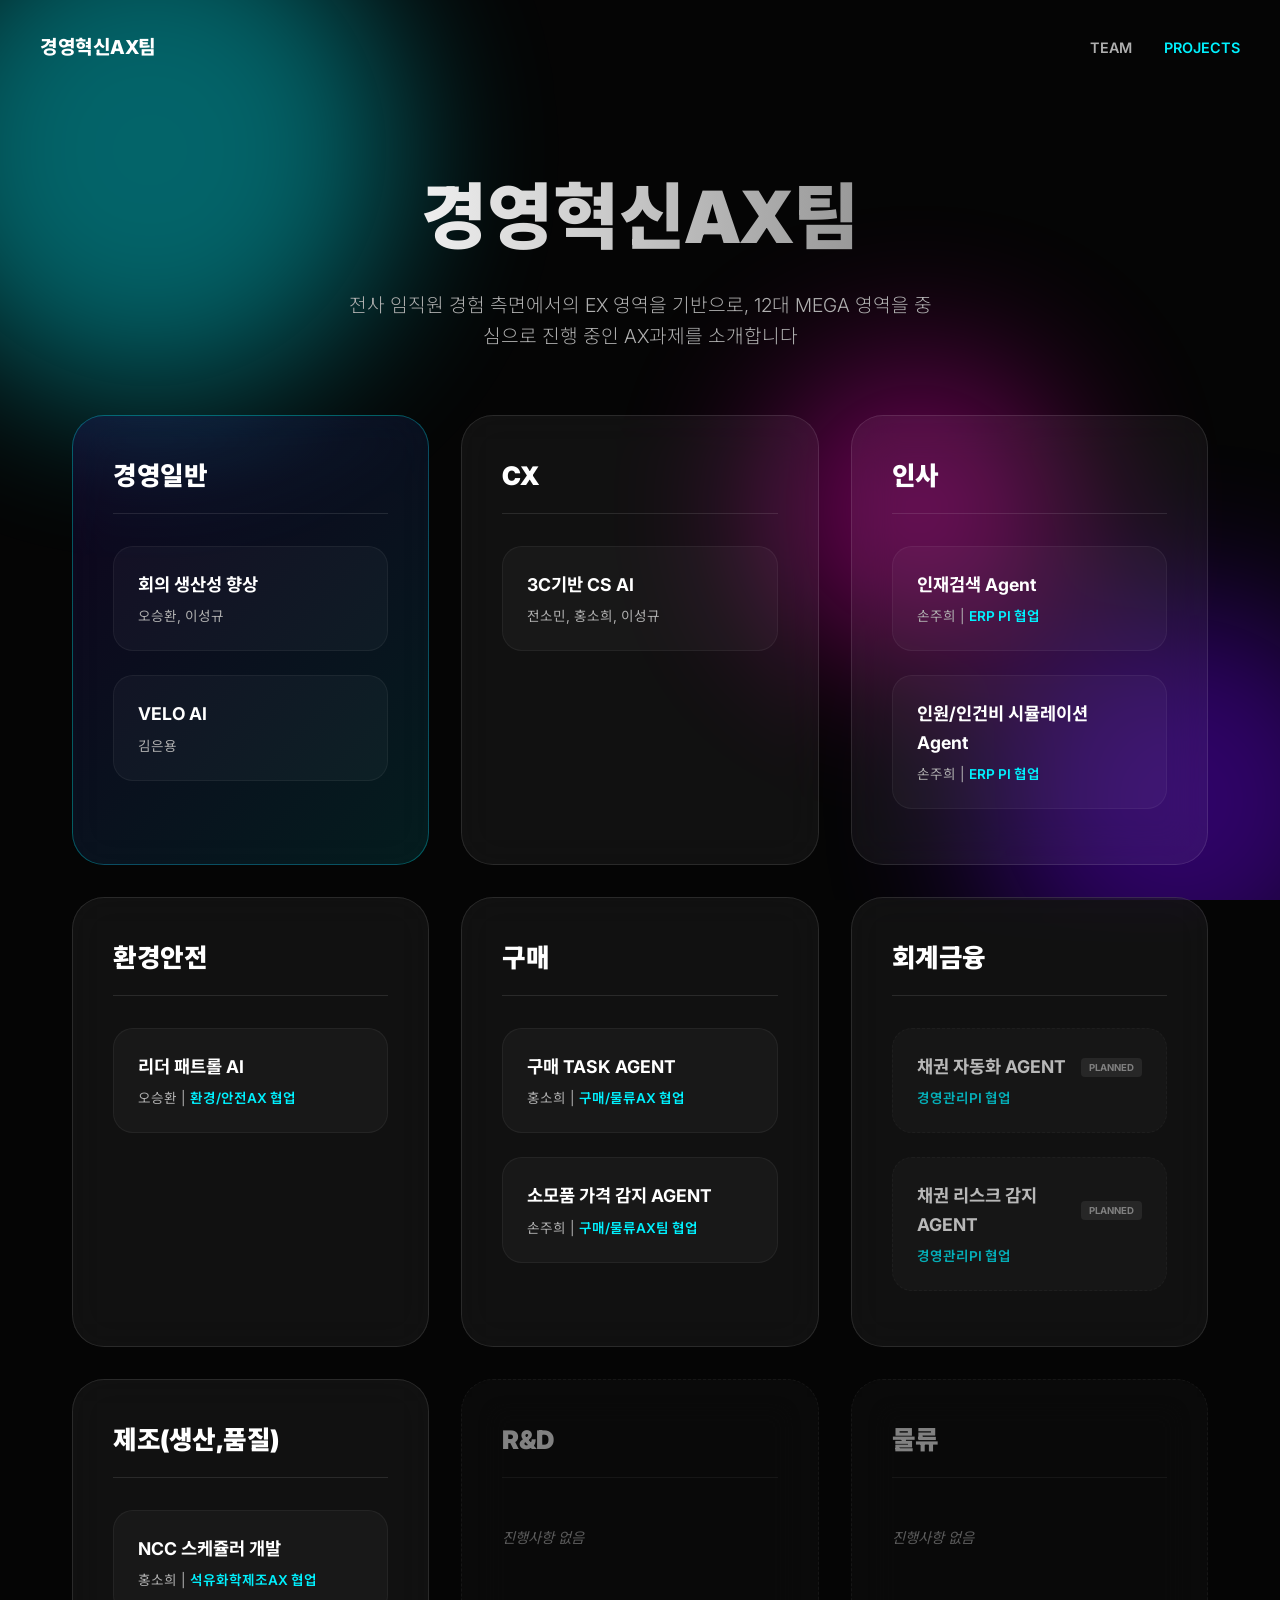
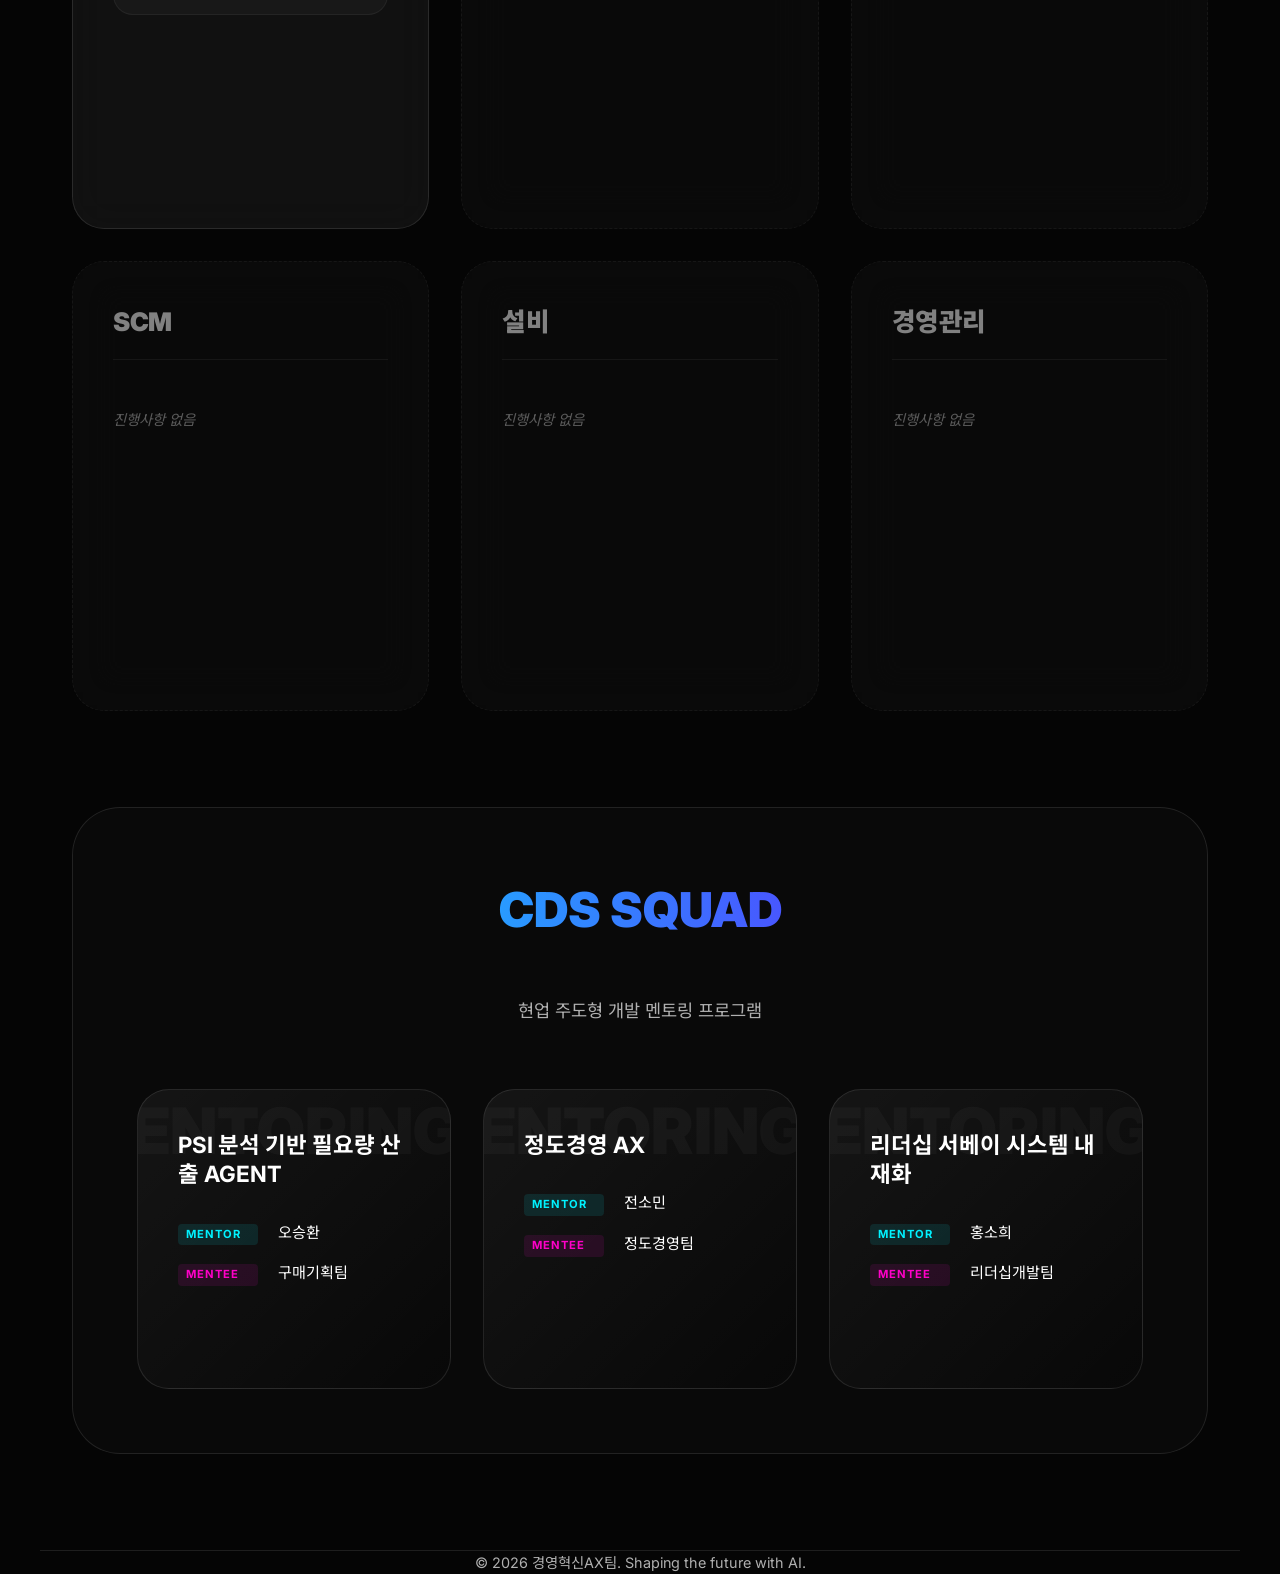
<file: projects.html>
<!DOCTYPE html>
<html lang="ko">
<head>
    <meta charset="UTF-8">
    <meta name="viewport" content="width=device-width, initial-scale=1.0">
    <title>경영혁신AX팀 - PROJECTS</title>
    <link rel="stylesheet" href="style.css">
    <link rel="stylesheet" href="projects.css">
    <link rel="preconnect" href="https://fonts.googleapis.com">
    <link rel="preconnect" href="https://fonts.gstatic.com" crossorigin>
    <link href="https://fonts.googleapis.com/css2?family=Inter:wght@300;400;600;800&family=Noto+Sans+KR:wght@300;400;700;900&display=swap" rel="stylesheet">
</head>
<body>
    <div class="background-blobs">
        <div class="blob blob-1"></div>
        <div class="blob blob-2"></div>
        <div class="blob blob-3"></div>
    </div>

    <nav class="container nav-bar">
        <a href="index.html" class="nav-logo">경영혁신AX팀</a>
        <div class="nav-links">
            <a href="index.html">TEAM</a>
            <a href="projects.html" class="active">PROJECTS</a>
        </div>
    </nav>

    <header>
        <div class="container">
            <h1 class="glitch-text" data-text="경영혁신AX팀">경영혁신AX팀</h1>
            <p class="subtitle">전사 임직원 경험 측면에서의 EX 영역을 기반으로, 12대 MEGA 영역을 중심으로 진행 중인 AX과제를 소개합니다</p>
        </div>
    </header>

    <main class="container">
        <!-- Mega Areas Section -->
        <section class="mega-areas-grid">
            <!-- 경영일반 -->
            <div class="area-card highlight" id="general-management">
                <div class="area-header">
                    <h2 class="area-title">경영일반</h2>
                </div>
                <div class="project-list">
                    <div class="task-item">
                        <div class="task-info">
                            <h3 class="task-name">회의 생산성 향상</h3>
                            <p class="task-meta">오승환, 이성규</p>
                        </div>
                    </div>
                    <div class="task-item">
                        <div class="task-info">
                            <h3 class="task-name">VELO AI</h3>
                            <p class="task-meta">김은용</p>
                        </div>
                    </div>
                </div>
            </div>

            <!-- CX -->
            <div class="area-card" id="cx">
                <div class="area-header">
                    <h2 class="area-title">CX</h2>
                </div>
                <div class="project-list">
                    <div class="task-item">
                        <div class="task-info">
                            <h3 class="task-name">3C기반 CS AI</h3>
                            <p class="task-meta">전소민, 홍소희, 이성규</p>
                        </div>
                    </div>
                </div>
            </div>

            <!-- 인사 -->
            <div class="area-card" id="hr">
                <div class="area-header">
                    <h2 class="area-title">인사</h2>
                </div>
                <div class="project-list">
                    <div class="task-item">
                        <div class="task-info">
                            <h3 class="task-name">인재검색 Agent</h3>
                            <p class="task-meta">손주희 | <span class="collab">ERP PI 협업</span></p>
                        </div>
                    </div>
                    <div class="task-item">
                        <div class="task-info">
                            <h3 class="task-name">인원/인건비 시뮬레이션 Agent</h3>
                            <p class="task-meta">손주희 | <span class="collab">ERP PI 협업</span></p>
                        </div>
                    </div>
                </div>
            </div>

            <!-- 환경안전 -->
            <div class="area-card" id="safety">
                <div class="area-header">
                    <h2 class="area-title">환경안전</h2>
                </div>
                <div class="project-list">
                    <div class="task-item">
                        <div class="task-info">
                            <h3 class="task-name">리더 패트롤 AI</h3>
                            <p class="task-meta">오승환 | <span class="collab">환경/안전AX 협업</span></p>
                        </div>
                    </div>
                </div>
            </div>

            <!-- 구매 -->
            <div class="area-card" id="procurement">
                <div class="area-header">
                    <h2 class="area-title">구매</h2>
                </div>
                <div class="project-list">
                    <div class="task-item">
                        <div class="task-info">
                            <h3 class="task-name">구매 TASK AGENT</h3>
                            <p class="task-meta">홍소희 | <span class="collab">구매/물류AX 협업</span></p>
                        </div>
                    </div>
                    <div class="task-item">
                        <div class="task-info">
                            <h3 class="task-name">소모품 가격 감지 AGENT</h3>
                            <p class="task-meta">손주희 | <span class="collab">구매/물류AX팀 협업</span></p>
                        </div>
                    </div>
                </div>
            </div>

            <!-- 회계금융 -->
            <div class="area-card" id="finance">
                <div class="area-header">
                    <h2 class="area-title">회계금융</h2>
                </div>
                <div class="project-list">
                    <div class="task-item planned">
                        <div class="task-info">
                            <h3 class="task-name">채권 자동화 AGENT <span class="status-badge">PLANNED</span></h3>
                            <p class="task-meta"><span class="collab">경영관리PI 협업</span></p>
                        </div>
                    </div>
                    <div class="task-item planned">
                        <div class="task-info">
                            <h3 class="task-name">채권 리스크 감지 AGENT <span class="status-badge">PLANNED</span></h3>
                            <p class="task-meta"><span class="collab">경영관리PI 협업</span></p>
                        </div>
                    </div>
                </div>
            </div>

            <!-- 제조(생산,품질) -->
            <div class="area-card" id="production">
                <div class="area-header">
                    <h2 class="area-title">제조(생산,품질)</h2>
                </div>
                <div class="project-list">
                    <div class="task-item">
                        <div class="task-info">
                            <h3 class="task-name">NCC 스케쥴러 개발</h3>
                            <p class="task-meta">홍소희 | <span class="collab">석유화학제조AX 협업</span></p>
                        </div>
                    </div>
                </div>
            </div>

            <!-- R&D -->
            <div class="area-card empty" id="rnd">
                <div class="area-header">
                    <h2 class="area-title">R&D</h2>
                </div>
                <div class="project-list">
                    <p class="empty-msg">진행사항 없음</p>
                </div>
            </div>

            <!-- 물류 -->
            <div class="area-card empty" id="logistics">
                <div class="area-header">
                    <h2 class="area-title">물류</h2>
                </div>
                <div class="project-list">
                    <p class="empty-msg">진행사항 없음</p>
                </div>
            </div>

            <!-- SCM -->
            <div class="area-card empty" id="scm">
                <div class="area-header">
                    <h2 class="area-title">SCM</h2>
                </div>
                <div class="project-list">
                    <p class="empty-msg">진행사항 없음</p>
                </div>
            </div>

            <!-- 설비 -->
            <div class="area-card empty" id="facility">
                <div class="area-header">
                    <h2 class="area-title">설비</h2>
                </div>
                <div class="project-list">
                    <p class="empty-msg">진행사항 없음</p>
                </div>
            </div>

            <!-- 경영관리 -->
            <div class="area-card empty" id="management">
                <div class="area-header">
                    <h2 class="area-title">경영관리</h2>
                </div>
                <div class="project-list">
                    <p class="empty-msg">진행사항 없음</p>
                </div>
            </div>
        </section>

        <!-- CDS SQUAD Section -->
        <section class="cds-squad-section">
            <div class="section-header-group">
                <h2 class="section-title">CDS SQUAD</h2>
                <p class="section-desc">현업 주도형 개발 멘토링 프로그램</p>
            </div>
            
            <div class="squad-grid">
                <div class="squad-card">
                    <div class="squad-content">
                        <h3>PSI 분석 기반 필요량 산출 AGENT</h3>
                        <div class="mentorship">
                            <div class="mentor"><strong>MENTOR</strong> 오승환</div>
                            <div class="mentee"><strong>MENTEE</strong> 구매기획팀</div>
                        </div>
                    </div>
                </div>
                <div class="squad-card">
                    <div class="squad-content">
                        <h3>정도경영 AX</h3>
                        <div class="mentorship">
                            <div class="mentor"><strong>MENTOR</strong> 전소민</div>
                            <div class="mentee"><strong>MENTEE</strong> 정도경영팀</div>
                        </div>
                    </div>
                </div>
                <div class="squad-card">
                    <div class="squad-content">
                        <h3>리더십 서베이 시스템 내재화</h3>
                        <div class="mentorship">
                            <div class="mentor"><strong>MENTOR</strong> 홍소희</div>
                            <div class="mentee"><strong>MENTEE</strong> 리더십개발팀</div>
                        </div>
                    </div>
                </div>
            </div>
        </section>
    </main>

    <footer class="container">
        <p>&copy; 2026 경영혁신AX팀. Shaping the future with AI.</p>
    </footer>

    <!-- Project Detail Modal -->
    <div id="projectModal" class="modal">
        <div class="modal-overlay"></div>
        <div class="modal-container">
            <button class="close-btn">&times;</button>
            <div class="modal-content">
                <div class="modal-header">
                    <span id="modalArea" class="modal-badge">CX</span>
                    <h2 id="modalTitle">Project Title</h2>
                    <p id="modalMeta">Owner | Collaboration</p>
                </div>
                <div class="modal-body">
                    <div class="detail-section">
                        <h4>PROJECT GOAL</h4>
                        <p id="modalDesc">Detailed description goes here...</p>
                    </div>
                    <div class="detail-section">
                        <h4>KEY FEATURES</h4>
                        <ul id="modalFeatures">
                            <li>Feature 1</li>
                            <li>Feature 2</li>
                        </ul>
                    </div>
                    <div class="detail-section">
                        <h4>EXPECTED IMPACT</h4>
                        <p id="modalImpact">Value proposition and expected outcome.</p>
                    </div>
                </div>
            </div>
        </div>
    </div>

    <script src="script.js"></script>
</body>
</html>
</file>
<file: style.css>
:root {
    --bg-color: #050505;
    --card-bg: rgba(255, 255, 255, 0.05);
    --card-border: rgba(255, 255, 255, 0.1);
    --accent-primary: #00f2ff;
    --accent-secondary: #7000ff;
    --text-main: #ffffff;
    --text-dim: #b0b0b0;
    --font-heading: 'Inter', 'Noto Sans KR', sans-serif;
    --font-body: 'Inter', 'Noto Sans KR', sans-serif;
    --glass-blur: 20px;
}

* {
    margin: 0;
    padding: 0;
    box-sizing: border-box;
}

body {
    background-color: var(--bg-color);
    color: var(--text-main);
    font-family: var(--font-body);
    line-height: 1.6;
    overflow-x: hidden;
    min-height: 100vh;
}

.container {
    max-width: 1200px;
    margin: 0 auto;
    padding: 0 2rem;
}

/* Background Blobs */
.background-blobs {
    position: fixed;
    top: 0;
    left: 0;
    width: 100%;
    height: 100%;
    z-index: -1;
    overflow: hidden;
}

.blob {
    position: absolute;
    border-radius: 50%;
    filter: blur(80px);
    opacity: 0.4;
    animation: move 20s infinite alternate;
}

.blob-1 {
    width: 500px;
    height: 500px;
    background: var(--accent-primary);
    top: -100px;
    left: -100px;
}

.blob-2 {
    width: 400px;
    height: 400px;
    background: var(--accent-secondary);
    bottom: -100px;
    right: -100px;
    animation-delay: -5s;
}

.blob-3 {
    width: 300px;
    height: 300px;
    background: #ff00c8;
    top: 40%;
    left: 60%;
    animation-delay: -10s;
}

@keyframes move {
    0% { transform: translate(0, 0) scale(1); }
    100% { transform: translate(100px, 100px) scale(1.2); }
}

/* Navigation */
.nav-bar {
    display: flex;
    justify-content: space-between;
    align-items: center;
    padding: 2rem 0;
}

.nav-logo {
    font-weight: 800;
    font-size: 1.2rem;
    color: #fff;
    text-decoration: none;
    letter-spacing: -0.5px;
}

.nav-links {
    display: flex;
    gap: 2rem;
}

.nav-links a {
    text-decoration: none;
    color: var(--text-dim);
    font-size: 0.9rem;
    font-weight: 600;
    transition: color 0.3s ease;
}

.nav-links a:hover, .nav-links a.active {
    color: var(--accent-primary);
}

/* Header */
header {
    padding: 4rem 0;
    text-align: center;
    min-height: 300px; /* Stabilize header height for longer descriptions */
    display: flex;
    flex-direction: column;
    justify-content: center;
}

.glitch-text {
    font-size: 4.5rem;
    font-weight: 900;
    letter-spacing: 0;
    margin-bottom: 1rem;
    position: relative;
    background: linear-gradient(to right, #fff, #888);
    -webkit-background-clip: text;
    -webkit-text-fill-color: transparent;
}

.subtitle {
    font-size: 1.2rem;
    color: var(--text-dim);
    max-width: 600px;
    margin: 0 auto;
    font-weight: 300;
}

/* Team Grid - Bento Style */
.team-grid {
    display: grid;
    grid-template-columns: repeat(3, 1fr); /* 3 cards per row */
    grid-auto-rows: 450px; /* Fixed height for uniformity */
    gap: 2rem;
    margin-bottom: 6rem;
}

.member-card {
    background: var(--card-bg);
    border: 1px solid var(--card-border);
    border-radius: 32px;
    backdrop-filter: blur(var(--glass-blur));
    overflow: hidden;
    position: relative;
    transition: all 0.6s cubic-bezier(0.23, 1, 0.32, 1);
    cursor: pointer;
    grid-column: span 1; /* Each card takes 1 column in a 3-column grid */
    grid-row: span 1;
}

.member-card:hover {
    transform: translateY(-15px) scale(1.02);
    border-color: var(--accent-primary);
    box-shadow: 0 30px 60px rgba(0, 0, 0, 0.6);
}

.card-inner {
    height: 100%;
    display: flex;
    flex-direction: column;
}

/* Remove specific sizing classes to keep them uniform */
.leader, .manager, .associate {
    grid-column: span 1;
    grid-row: span 1;
}

.leader {
    background: linear-gradient(135deg, rgba(255, 255, 255, 0.1), rgba(0, 242, 255, 0.05));
}

/* Image Styling */
.image-area {
    width: 100%;
    height: 100%;
    position: absolute;
    top: 0;
    left: 0;
    z-index: 1;
    overflow: hidden;
}

.image-area img {
    width: 100%;
    height: 100%;
    object-fit: cover;
    object-position: center 20%; /* Keep faces in view */
    filter: grayscale(0.3) contrast(1.1);
    transition: transform 0.8s cubic-bezier(0.23, 1, 0.32, 1), filter 0.8s ease;
}

.member-card:hover .image-area img {
    transform: scale(1.1);
    filter: grayscale(0) contrast(1);
}

/* Info Styling */
.info-area {
    position: relative;
    z-index: 2;
    margin-top: auto;
    padding: 2.5rem;
    background: linear-gradient(to top, 
        rgba(0,0,0,0.95) 0%, 
        rgba(0,0,0,0.7) 40%, 
        rgba(0,0,0,0.2) 80%, 
        transparent 100%);
    width: 100%;
    display: flex;
    flex-direction: column;
    justify-content: flex-end;
    height: 100%;
    transition: transform 0.4s ease;
}

.badge {
    display: inline-block;
    padding: 4px 12px;
    background: rgba(255, 255, 255, 0.1);
    border: 1px solid rgba(255, 255, 255, 0.2);
    border-radius: 100px;
    font-size: 0.7rem;
    font-weight: 800;
    letter-spacing: 1px;
    margin-bottom: 0.5rem;
    color: var(--accent-primary);
}

h2 {
    font-size: 1.8rem;
    margin-bottom: 0.2rem;
    font-weight: 800;
}

.leader h2 {
    font-size: 2.2rem;
}

.mbti {
    font-size: 0.9rem;
    color: var(--accent-primary);
    font-weight: 700;
    margin-bottom: 0.2rem;
}

.major {
    font-size: 0.85rem;
    color: var(--text-dim);
    margin-bottom: 1rem;
}

.projects {
    max-height: 0;
    overflow: hidden;
    transition: all 0.6s cubic-bezier(0.23, 1, 0.32, 1);
    opacity: 0;
    transform: translateY(20px);
}

.member-card:hover .projects {
    max-height: 300px;
    opacity: 1;
    transform: translateY(0);
    margin-top: 1.5rem;
}

.projects h3 {
    font-size: 0.8rem;
    text-transform: uppercase;
    letter-spacing: 1px;
    margin-bottom: 0.5rem;
    color: rgba(255,255,255,0.5);
}

.projects ul {
    list-style: none;
}

.projects li {
    font-size: 0.85rem;
    margin-bottom: 0.3rem;
    position: relative;
    padding-left: 1rem;
}

.projects li::before {
    content: '→';
    position: absolute;
    left: 0;
    color: var(--accent-primary);
}

/* Footer */
footer {
    padding: 4rem 0;
    text-align: center;
    border-top: 1px solid var(--card-border);
}

footer p {
    color: var(--text-dim);
    font-size: 0.9rem;
}

/* Projects Section */
.projects-section {
    margin-bottom: 8rem;
    text-align: center;
}

.section-title {
    font-size: 3rem;
    font-weight: 900;
    margin-bottom: 3rem;
    background: linear-gradient(to right, var(--accent-primary), var(--accent-secondary));
    -webkit-background-clip: text;
    -webkit-text-fill-color: transparent;
}

.projects-container {
    display: grid;
    grid-template-columns: repeat(auto-fit, minmax(250px, 1fr));
    gap: 2rem;
}

.project-item {
    background: var(--card-bg);
    border: 1px solid var(--card-border);
    padding: 3rem 2rem;
    border-radius: 32px;
    backdrop-filter: blur(var(--glass-blur));
    transition: all 0.4s ease;
    opacity: 0;
    transform: translateY(30px);
}

.project-item.visible {
    opacity: 1;
    transform: translateY(0);
}

.project-item:hover {
    border-color: var(--accent-primary);
    background: rgba(255, 255, 255, 0.08);
}

.project-icon {
    font-size: 3rem;
    margin-bottom: 1.5rem;
}

.project-item h3 {
    font-size: 1.5rem;
    margin-bottom: 1rem;
    color: #fff;
}

.project-item p {
    color: var(--text-dim);
    font-size: 0.95rem;
    word-break: keep-all;
}

/* Animations */
.member-card {
    opacity: 0;
    transform: translateY(30px);
}

.member-card.visible {
    opacity: 1;
    transform: translateY(0);
}

/* Responsive */
@media (max-width: 1100px) {
    .team-grid {
        grid-template-columns: repeat(2, 1fr);
    }
}

@media (max-width: 768px) {
    .team-grid {
        grid-template-columns: 1fr;
        grid-auto-rows: auto;
    }
    .member-card {
        height: 500px;
    }
    .glitch-text {
        font-size: 3rem;
    }
}
/* Modal Base */
.modal {
    position: fixed;
    top: 0;
    left: 0;
    width: 100%;
    height: 100%;
    z-index: 1000;
    display: none;
    align-items: center;
    justify-content: center;
    padding: 2rem;
}

.modal.active {
    display: flex;
}

.modal-overlay {
    position: absolute;
    top: 0;
    left: 0;
    width: 100%;
    height: 100%;
    background: rgba(0, 0, 0, 0.85);
    backdrop-filter: blur(15px);
}

.modal-container {
    position: relative;
    background: rgba(20, 20, 20, 0.6);
    border: 1px solid rgba(255, 255, 255, 0.1);
    backdrop-filter: blur(30px);
    border-radius: 40px;
    width: 100%;
    max-width: 1000px;
    max-height: 90vh;
    overflow: hidden;
    z-index: 1001;
    animation: modalIn 0.6s cubic-bezier(0.23, 1, 0.32, 1);
}

@keyframes modalIn {
    from { opacity: 0; transform: translateY(40px) scale(0.98); }
    to { opacity: 1; transform: translateY(0) scale(1); }
}

.close-btn {
    position: absolute;
    top: 2rem;
    right: 2rem;
    background: rgba(255, 255, 255, 0.1);
    border: none;
    color: #fff;
    width: 40px;
    height: 40px;
    border-radius: 50%;
    font-size: 1.5rem;
    cursor: pointer;
    z-index: 1002;
    display: flex;
    align-items: center;
    justify-content: center;
    transition: all 0.3s ease;
}

.close-btn:hover {
    background: var(--accent-primary);
    color: #000;
    transform: rotate(90deg);
}

/* Team Modal Specific */
.team-modal-content {
    display: grid;
    grid-template-columns: 400px 1fr;
    height: 100%;
    overflow: hidden;
}

.modal-left {
    background: rgba(255, 255, 255, 0.03);
    border-right: 1px solid rgba(255, 255, 255, 0.1);
    display: flex;
    align-items: center;
    justify-content: center;
    overflow: hidden;
}

.modal-image-wrapper {
    width: 100%;
    height: 100%;
    position: relative;
}

.modal-image-wrapper img {
    width: 100%;
    height: 100%;
    object-fit: cover;
    object-position: center 20%;
}

.modal-right {
    padding: 4rem;
    overflow-y: auto;
    background: linear-gradient(135deg, transparent, rgba(0, 242, 255, 0.02));
}

.modal-subtitle {
    font-size: 1.2rem;
    color: var(--accent-primary);
    font-weight: 600;
    margin-top: 0.5rem;
}

.info-row {
    display: flex;
    gap: 1rem;
    margin-bottom: 3rem;
}

.info-tag {
    padding: 6px 16px;
    background: rgba(255, 255, 255, 0.05);
    border: 1px solid rgba(255, 255, 255, 0.1);
    border-radius: 100px;
    font-size: 0.85rem;
    font-weight: 600;
    color: var(--text-dim);
}

.detail-section {
    margin-bottom: 3rem;
}

.detail-section h4 {
    font-size: 0.75rem;
    letter-spacing: 2px;
    color: rgba(255, 255, 255, 0.4);
    margin-bottom: 1rem;
    text-transform: uppercase;
}

.detail-section p {
    font-size: 1.1rem;
    line-height: 1.8;
    color: #eee;
    word-break: keep-all;
}

.strengths-grid {
    display: flex;
    flex-wrap: wrap;
    gap: 0.8rem;
}

.strength-tag {
    padding: 8px 20px;
    background: linear-gradient(135deg, rgba(0, 242, 255, 0.1), rgba(112, 0, 255, 0.1));
    border: 1px solid rgba(0, 242, 255, 0.2);
    border-radius: 12px;
    font-size: 0.9rem;
    font-weight: 700;
    color: var(--accent-primary);
}

.modal-project-list {
    list-style: none;
}

.modal-project-list li {
    padding: 1rem;
    background: rgba(255, 255, 255, 0.03);
    border-left: 3px solid var(--accent-primary);
    border-radius: 0 12px 12px 0;
    margin-bottom: 0.8rem;
    font-size: 1rem;
    color: #fff;
    transition: all 0.3s ease;
}

.modal-project-list li:hover {
    background: rgba(255, 255, 255, 0.08);
    transform: translateX(5px);
}

/* Responsive Modal */
@media (max-width: 900px) {
    .team-modal-content {
        grid-template-columns: 1fr;
    }
    .modal-left {
        height: 300px;
        border-right: none;
        border-bottom: 1px solid rgba(255, 255, 255, 0.1);
    }
    .modal-right {
        padding: 2.5rem;
    }
    .modal-container {
        max-width: 500px;
    }
}

@media (max-width: 500px) {
    .modal {
        padding: 1rem;
    }
    .modal-container {
        border-radius: 30px;
    }
    .modal-header h2 {
        font-size: 2rem;
    }
    .close-btn {
        top: 1rem;
        right: 1rem;
    }
}
</file>
<file: projects.css>
/* Project-Specific Styles */

/* Mega Areas Grid */
.mega-areas-grid {
    display: grid;
    grid-template-columns: repeat(3, 1fr); /* 3 cards per row */
    grid-auto-rows: 450px; /* Matched with index.html */
    gap: 2rem;
    margin-bottom: 6rem;
}

.area-card {
    background: var(--card-bg);
    border: 1px solid var(--card-border);
    border-radius: 32px;
    padding: 2.5rem;
    backdrop-filter: blur(var(--glass-blur));
    transition: all 0.4s ease;
}

.area-card:hover {
    border-color: rgba(255, 255, 255, 0.3);
    transform: translateY(-5px);
}

.area-card.highlight {
    background: linear-gradient(135deg, rgba(112, 0, 255, 0.1), rgba(0, 242, 255, 0.1));
    border-color: rgba(0, 242, 255, 0.3);
}

.area-header {
    display: flex;
    align-items: center;
    gap: 1rem;
    margin-bottom: 2rem;
    padding-bottom: 1rem;
    border-bottom: 1px solid rgba(255, 255, 255, 0.1);
}

.area-title {
    font-size: 1.6rem;
    font-weight: 900;
    color: #fff;
    margin: 0;
    letter-spacing: -0.5px;
}

.project-list {
    display: flex;
    flex-direction: column;
    gap: 1.5rem;
}

.task-item {
    background: rgba(255, 255, 255, 0.03);
    border: 1px solid rgba(255, 255, 255, 0.05);
    padding: 1.5rem;
    border-radius: 20px;
    transition: all 0.3s ease;
    cursor: pointer;
}

.task-item:hover {
    background: rgba(255, 255, 255, 0.08);
}

.task-item.planned {
    opacity: 0.7;
    border-style: dashed;
}

.task-name {
    font-size: 1.1rem;
    font-weight: 700;
    color: #fff;
    margin-bottom: 0.5rem;
    display: flex;
    justify-content: space-between;
    align-items: center;
}

.status-badge {
    font-size: 0.6rem;
    padding: 2px 8px;
    background: rgba(255, 255, 255, 0.1);
    border-radius: 4px;
    color: var(--text-dim);
}

.task-meta {
    font-size: 0.85rem;
    color: var(--text-dim);
    line-height: 1.4;
}

.collab {
    color: var(--accent-primary);
    font-weight: 600;
}

/* CDS SQUAD Section */
.cds-squad-section {
    background: rgba(255, 255, 255, 0.02);
    border-radius: 48px;
    padding: 4rem;
    margin-bottom: 6rem;
    border: 1px solid var(--card-border);
}

.section-header-group {
    text-align: center;
    margin-bottom: 4rem;
}

.section-desc {
    color: var(--text-dim);
    font-size: 1.1rem;
    margin-bottom: 3rem;
}

.squad-grid {
    display: grid;
    grid-template-columns: repeat(3, 1fr); /* 3 cards per row */
    gap: 2rem;
}

.squad-card {
    background: linear-gradient(135deg, rgba(255, 255, 255, 0.05), transparent);
    padding: 2.5rem;
    border-radius: 32px;
    border: 1px solid rgba(255, 255, 255, 0.1);
    position: relative;
    overflow: hidden;
    height: 300px; /* Fixed height for uniformity */
    display: flex;
    flex-direction: column;
    justify-content: space-between;
    cursor: pointer;
}

.squad-card::before {
    content: 'MENTORING';
    position: absolute;
    top: -10px;
    right: -10px;
    font-size: 4rem;
    font-weight: 900;
    opacity: 0.03;
    color: #fff;
    pointer-events: none;
}

.squad-card h3 {
    font-size: 1.4rem;
    color: #fff;
    margin-bottom: 2rem;
    line-height: 1.3;
}

.mentorship {
    display: flex;
    flex-direction: column;
    gap: 1rem;
}

.mentor, .mentee {
    font-size: 0.95rem;
    color: #fff;
}

.mentor strong, .mentee strong {
    display: inline-block;
    width: 80px;
    font-size: 0.7rem;
    letter-spacing: 1px;
    color: var(--accent-primary);
    background: rgba(0, 242, 255, 0.1);
    padding: 2px 8px;
    border-radius: 4px;
    margin-right: 1rem;
}

.mentee strong {
    color: #ff00c8;
    background: rgba(255, 0, 200, 0.1);
}

/* Other Areas */
.other-areas {
    text-align: center;
    padding-bottom: 6rem;
}

.other-areas h3 {
    font-size: 0.9rem;
    text-transform: uppercase;
    letter-spacing: 2px;
    color: var(--text-dim);
    margin-bottom: 1.5rem;
}

.area-tags {
    display: flex;
    justify-content: center;
    gap: 1rem;
}

.area-tags span {
    padding: 8px 20px;
    background: rgba(255, 255, 255, 0.05);
    border: 1px solid var(--card-border);
    border-radius: 100px;
    font-size: 0.85rem;
    color: var(--text-dim);
}

.area-card.empty {
    opacity: 0.5;
    border-style: dashed;
}

.empty-msg {
    color: var(--text-dim);
    font-size: 0.9rem;
    font-style: italic;
    padding: 1rem 0;
}

@media (max-width: 1100px) {
    .mega-areas-grid, .squad-grid {
        grid-template-columns: repeat(2, 1fr);
    }
}

@media (max-width: 768px) {
    .mega-areas-grid, .squad-grid {
        grid-template-columns: 1fr;
    }
    .squad-card {
        height: auto;
    }
    .cds-squad-section {
        padding: 2rem;
    }
}
</file>
